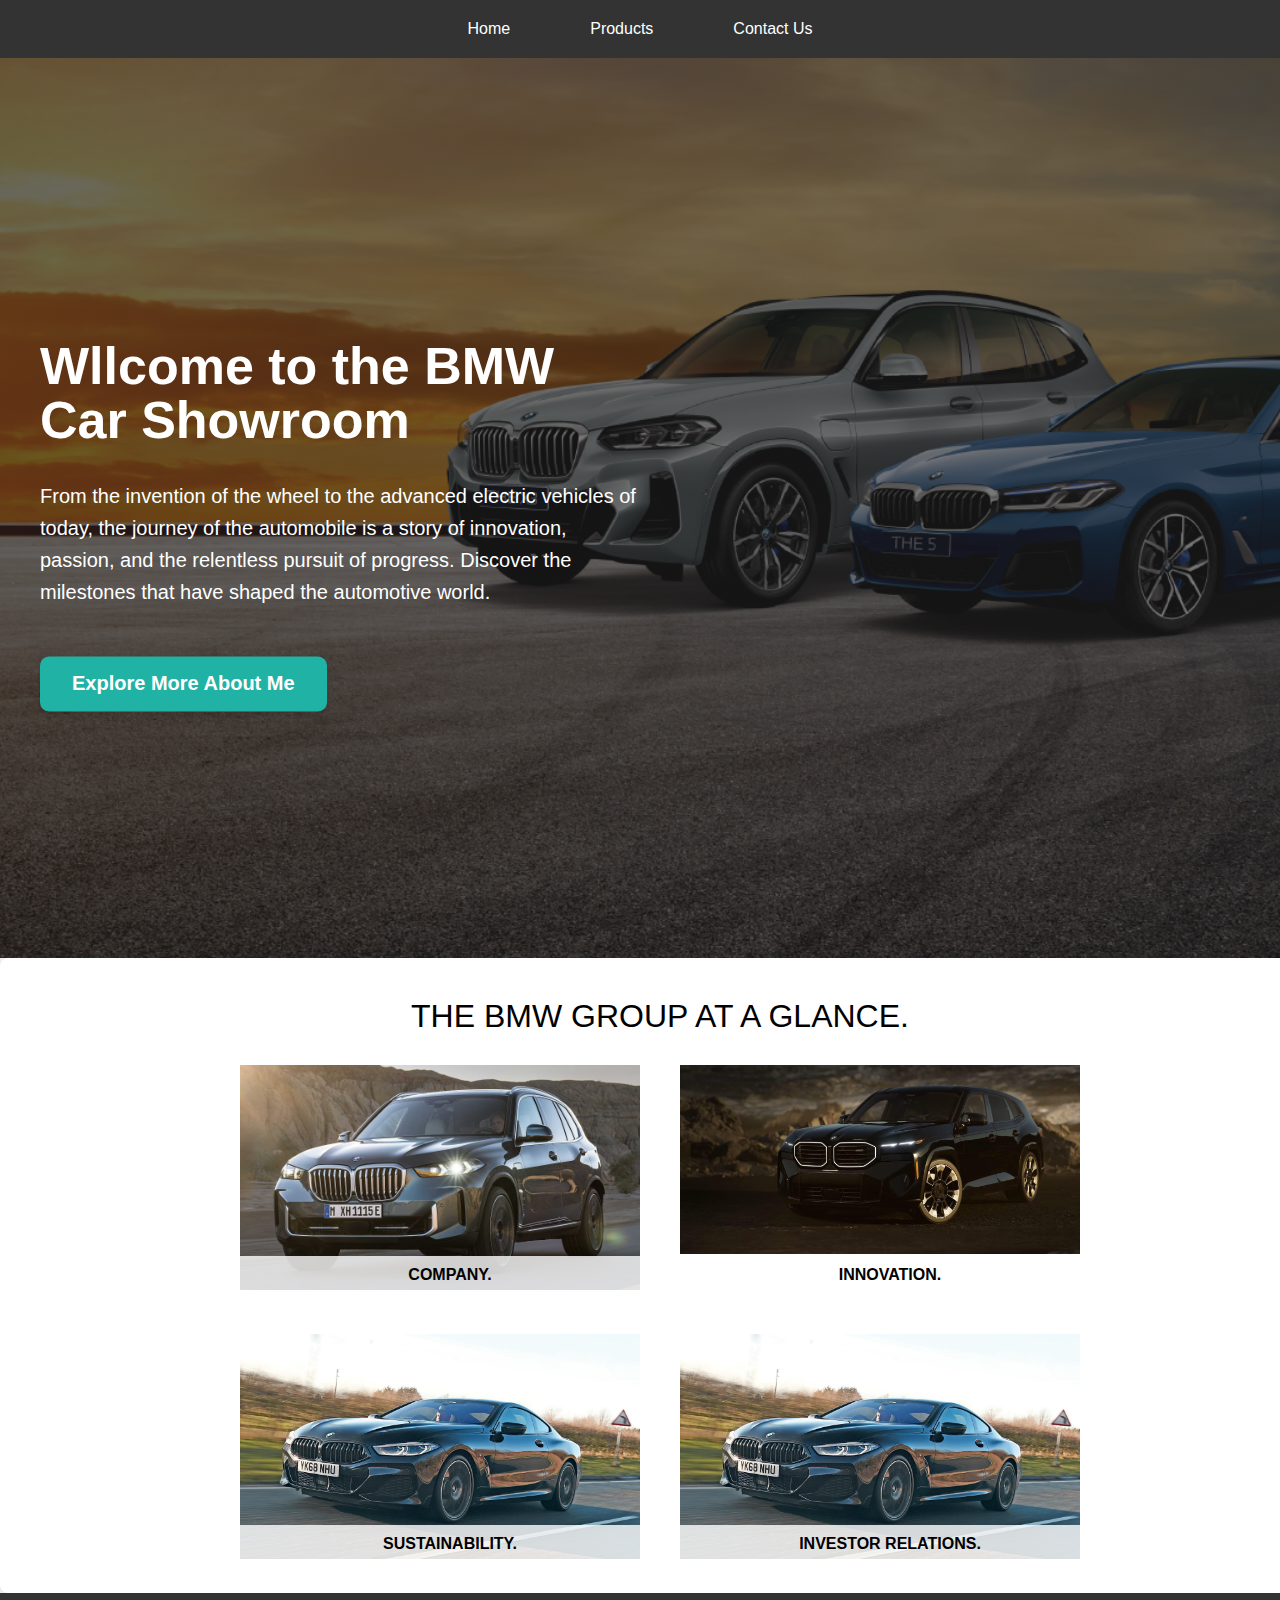
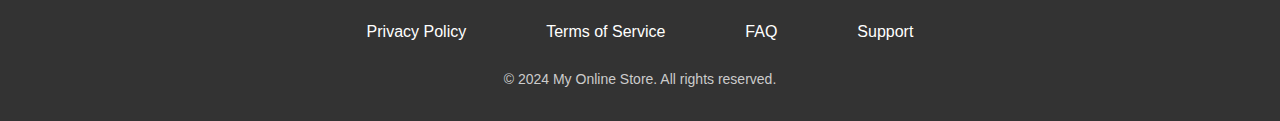
<file: index.html>
<!DOCTYPE html>
<html lang="en">
<head>
    <meta charset="UTF-8">
    <meta name="viewport" content="width=device-width, initial-scale=1.0">
    <title>Midterm</title>
    <link rel="stylesheet" href="css/styles.css">
</head>
<body>
    <!-- A. H. M. Imtiaj -->
    <!-- 2110390 -->

    <!-- Navigation -->
    <section>
    <nav>
        <ul class="navbar">
            <li><a href="#home">Home</a></li>
            <li><a href="/products.html">Products</a></li>
            <li><a href="/contact-us.html">Contact Us</a></li>
        </ul>
    </nav>
</section>

   
    
        <section class="hero">
            <div class="hero-container">
              <div class="hero-container-inner">
                <h1>Wllcome to the BMW Car Showroom</h1>
                <p>
                  From the invention of the wheel to the advanced electric vehicles of today, the journey of the automobile is a
                  story of innovation, passion, and the relentless pursuit of progress. Discover the milestones that have shaped
                  the automotive world.
                </p>
                <a href="https://ahmimtiaj-portfolio.netlify.app/" class="btn">Explore More About Me</a>
              </div>
            </div>
          </section>


          <!-- Galarry Section -->
          <section>
            <div class="container">
                <div class="header">
                    THE BMW GROUP AT A GLANCE.
                </div>
                <div class="content">
                    <div class="box">
                        <img src="img/1-BMW-X5.avif" alt="Company">
                        <span>COMPANY.</span>
                    </div>
                    <div class="box">
                        <img src="img/3-BMW-XM.jpg" alt="Innovation">
                        <span>INNOVATION.</span>
                    </div>
                    <div class="box">
                        <img src="img/5-bmw_8.webp" alt="Sustainability">
                        <span>SUSTAINABILITY.</span>
                    </div>
                    <div class="box">
                        <img src="img/5-bmw_8.webp" alt="Investor Relations">
                        <span>INVESTOR RELATIONS.</span>
                    </div>
                </div>
            </div>

          </section>
    <!-- Footer  -->

    <footer>
        <ul class="footer-navbar">
            <li><a href="#privacy">Privacy Policy</a></li>
            <li><a href="#terms">Terms of Service</a></li>
            <li><a href="#faq">FAQ</a></li>
            <li><a href="#support">Support</a></li>
        </ul>
        <p>&copy; 2024 My Online Store. All rights reserved.</p>
    </footer>
    
</body>
</html>
</file>
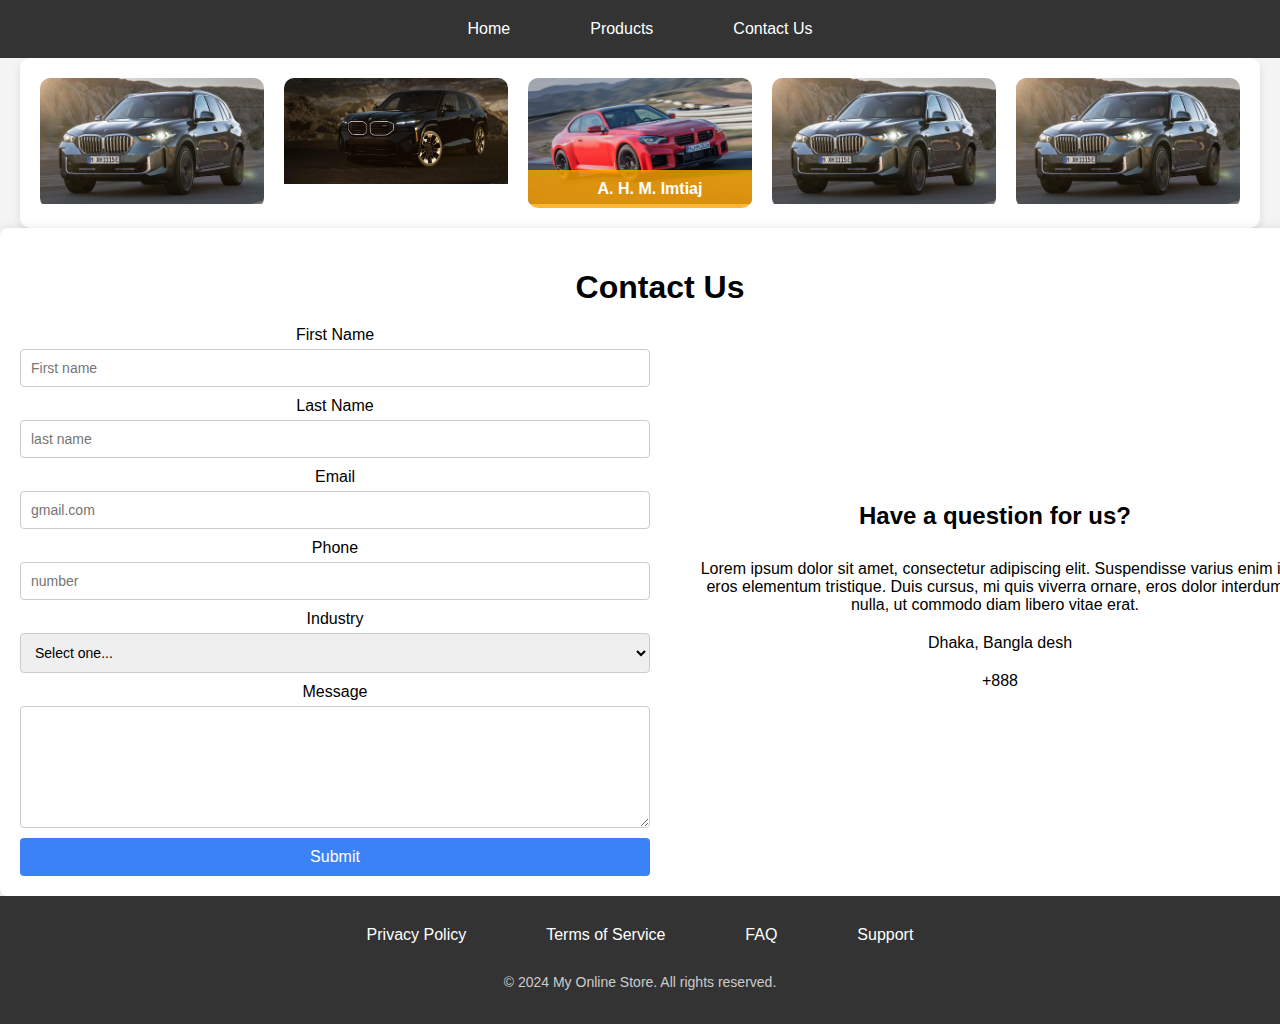
<file: contact-us.html>
<!DOCTYPE html>
<html lang="en">
<head>
    <meta charset="UTF-8">
    <meta name="viewport" content="width=device-width, initial-scale=1.0">
    <title>Contract US</title>
    <link rel="stylesheet" href="css/styles.css">
</head>
<body>
      <!-- A. H. M. Imtiaj -->
    <!-- 2110390 -->

    <section>
        <nav>
            <ul class="navbar">
                <li><a href="/index.html">Home</a></li>
                <li><a href="/products.html">Products</a></li>
                <li><a href="/contact-us.html">Contact Us</a></li>
            </ul>
        </nav>
    </section>
    <section>
        <div class="grid-container">
            <div class="grid-item">
                <img src="/img/1-BMW-X5.avif" alt="Profile 1">
            </div>
            <div class="grid-item">
                <img src="/img/3-BMW-XM.jpg" alt="Profile 2">
            </div>
            <div class="grid-item">
                <img src="img/2-bmw-m2.jpg" alt="Profile 3">
                <div class="profile-name profile-highlight">A. H. M. Imtiaj</div>
            </div>
            <div class="grid-item">
                <img src="img/1-BMW-X5.avif" alt="Profile 4">
            </div>
            <div class="grid-item">
                <img src="img/1-BMW-X5.avif" alt="Profile 5">
            </div>
        </div>
    </body>
    </section>


    <!-- Contarct Us -->
    <section>

        <div class="container">
            <h1>Contact Us</h1>
            <div class="content">
                <form class="contact-form">
                    <div class="form-group">
                        <label for="first-name">First Name</label>
                        <input type="text" id="first-name" placeholder="First name">
                    </div>
                    <div class="form-group">
                        <label for="last-name">Last Name</label>
                        <input type="text" id="last-name" placeholder="last name">
                    </div>
                    <div class="form-group">
                        <label for="email">Email</label>
                        <input type="email" id="email" placeholder="gmail.com">
                    </div>
                    <div class="form-group">
                        <label for="phone">Phone</label>
                        <input type="tel" id="phone" placeholder="number">
                    </div>
                    <div class="form-group">
                        <label for="industry">Industry</label>
                        <select id="industry">
                            <option value="">Select one...</option>
                            <!-- Add options here -->
                        </select>
                    </div>
                    <div class="form-group">
                        <label for="message">Message</label>
                        <textarea id="message" placeholder=""></textarea>
                    </div>
                    <button type="submit" class="submit-btn">Submit</button>
                </form>
                <div class="contact-info">
                    <h2>Have a question for us?</h2>
                    <p>Lorem ipsum dolor sit amet, consectetur adipiscing elit. Suspendisse varius enim in eros elementum tristique. Duis cursus, mi quis viverra ornare, eros dolor interdum nulla, ut commodo diam libero vitae erat.</p>
                    <p><i class="fas fa-map-marker-alt"></i> Dhaka, Bangla desh</p>
                    <p><i class="fas fa-phone"></i> +888</p>
                </div>
            </div>
        </div>
    </section>

    <footer>
        <ul class="footer-navbar">
            <li><a href="#privacy">Privacy Policy</a></li>
            <li><a href="#terms">Terms of Service</a></li>
            <li><a href="#faq">FAQ</a></li>
            <li><a href="#support">Support</a></li>
        </ul>
        <p>&copy; 2024 My Online Store. All rights reserved.</p>
    </footer>
</body>
</html>
</file>
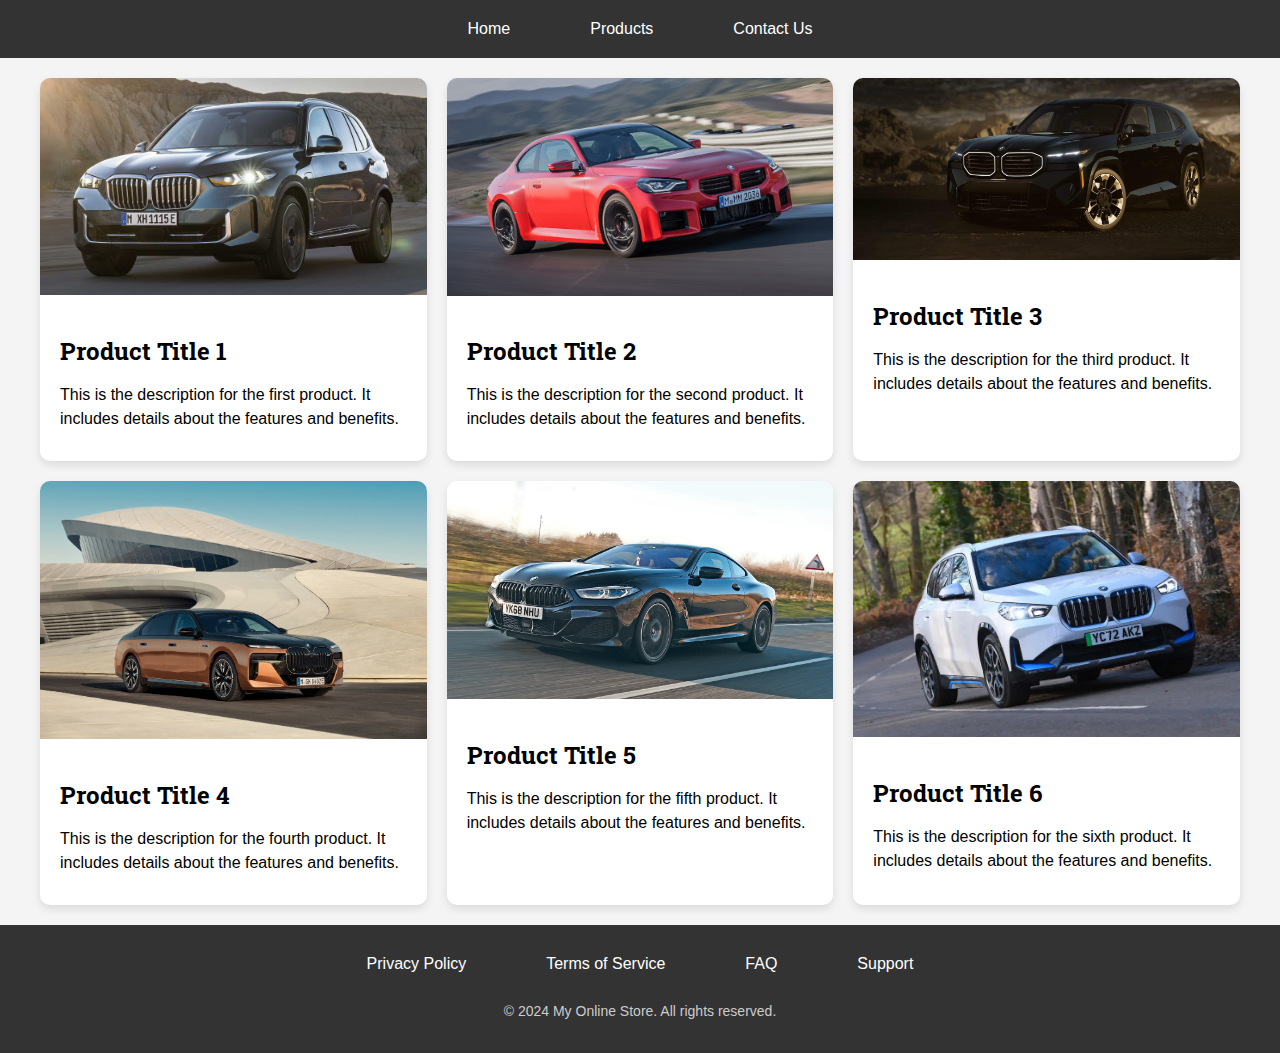
<file: products.html>
<!DOCTYPE html>
<html lang="en">
<head>
    <meta charset="UTF-8">
    <meta name="viewport" content="width=device-width, initial-scale=1.0">
    <title>Product</title>
    <link rel="stylesheet" href="css/styles.css">
</head>
<body>
      <!-- A. H. M. Imtiaj -->
    <!-- 2110390 -->

    <section>
        <nav>
            <ul class="navbar">
                <li><a href="/index.html">Home</a></li>
                <li><a href="/products.html">Products</a></li>
                <li><a href="/contact-us.html">Contact Us</a></li>
            </ul>
        </nav>
    </section>
    <section>
    <div class="product-page">
        <div class="product-grid">
            <div class="product-card">
                <img src="img/1-BMW-X5.avif" alt="Product Image 1" class="product-image">
                <div class="product-content">
                    <h2 class="product-title">Product Title 1</h2>
                    <p class="product-description">This is the description for the first product. It includes details about the features and benefits.</p>
                </div>
            </div>
            <div class="product-card">
                <img src="img/2-bmw-m2.jpg" alt="Product Image 2" class="product-image">
                <div class="product-content">
                    <h2 class="product-title">Product Title 2</h2>
                    <p class="product-description">This is the description for the second product. It includes details about the features and benefits.</p>
                </div>
            </div>
            <div class="product-card">
                <img src="img/3-BMW-XM.jpg" alt="Product Image 3" class="product-image">
                <div class="product-content">
                    <h2 class="product-title">Product Title 3</h2>
                    <p class="product-description">This is the description for the third product. It includes details about the features and benefits.</p>
                </div>
            </div>
            <div class="product-card">
                <img src="img/4-bmw-i7.jpg" alt="Product Image 4" class="product-image">
                <div class="product-content">
                    <h2 class="product-title">Product Title 4</h2>
                    <p class="product-description">This is the description for the fourth product. It includes details about the features and benefits.</p>
                </div>
            </div>
            <div class="product-card">
                <img src="img/5-bmw_8.webp" alt="Product Image 5" class="product-image">
                <div class="product-content">
                    <h2 class="product-title">Product Title 5</h2>
                    <p class="product-description">This is the description for the fifth product. It includes details about the features and benefits.</p>
                </div>
            </div>
            <div class="product-card">
                <img src="img/6-bmw-ix1.webp" alt="Product Image 6" class="product-image">
                <div class="product-content">
                    <h2 class="product-title">Product Title 6</h2>
                    <p class="product-description">This is the description for the sixth product. It includes details about the features and benefits.</p>
                </div>
            </div>
        </div>
    </div>
</section>

<footer>
    <ul class="footer-navbar">
        <li><a href="#privacy">Privacy Policy</a></li>
        <li><a href="#terms">Terms of Service</a></li>
        <li><a href="#faq">FAQ</a></li>
        <li><a href="#support">Support</a></li>
    </ul>
    <p>&copy; 2024 My Online Store. All rights reserved.</p>
</footer>

</body>
</html>
</file>
<file: css/styles.css>
/* General Styles */


/* A. H. M. Imtiaj -->
    2110390  */


@import url('https://fonts.googleapis.com/css2?family=Major+Mono+Display&display=swap');

@import url('https://fonts.googleapis.com/css2?family=Roboto+Slab&display=swap');


body {
    margin: 0;
    font-family: Arial, sans-serif;
    background-color: #f4f4f4;
}

/* Navigation */

nav {
    background-color: #333;
    padding: 10px 0;
}

.navbar {
    list-style: none;
    margin: 0;
    padding: 0;
    display: flex;
    justify-content: center;
}

.navbar li {
    margin: 0 20px;
}

.navbar a {
    text-decoration: none;
    color: white;
    padding: 10px 20px;
    display: block;
    transition: background-color 0.3s, color 0.3s;
}

.navbar a:hover {
    background-color: #575757;
    color: #ffcc00;
    border-radius: 4px;
}



/* Banner  */

.hero {
    height: 100vh;
    position: relative;
  
    background: linear-gradient(
      rgba(34, 34, 34, 0.6),
      rgba(34, 34, 34, 0.6)
    ), url("../img/banner.png");
    background-size: cover;
    color: #ffff;
    
  }
  
  .hero-container {
    width: 1200px;
    position: absolute;
    left: 50%;
    top: 50%;
    transform: translate(-50%, -50%);
  }
  
  .hero-container-inner {
    width: 50%;
  }
  
  .hero-container-inner h1 {
    font-size: 52px;
    margin-bottom: 32px;
    line-height: 1.05;
  }

  
  
  .hero-container-inner p {
    font-size: 20px;
    line-height: 1.6;
    margin-bottom: 48px;
    
  }

  .btn {
    font-size: 20px;
    font-weight: 600;
    background-color: #21b2a6;
    color: #fff;
    text-decoration: none;
    display: inline-block;
    padding: 16px 32px;
    border-radius: 9px;
    box-shadow: 0 4px 6px rgba(0, 0, 0, 0.1); 
    transition: background-color 0.3s ease, box-shadow 0.3s ease, transform 0.3s ease; 
}

.btn:hover {
    background-color: #1a8d88; 
    box-shadow: 0 8px 12px rgba(0, 0, 0, 0.2); 
    transform: translateY(-2px); 
}

  
  .hero-container-inner h2 {
    font-size: 44px;
    margin-bottom: 48px;
  }


.banner-text {
    color: white;
    font-size: 2rem; /* Adjust the font size as needed */
    background: rgba(0, 0, 0, 0.5); /* Semi-transparent background */
    padding: 10px 20px;
    border-radius: 5px;
    
}


/* Galarry */

.container {
    display: flex;
    flex-direction: column;
    align-items: center;
    text-align: center;
    font-family: "Bebas Neue", sans-serif;
}
.header {
    font-size: 2em;
    margin: 20px 0;
}
.content {
    display: flex;
    flex-wrap: wrap;
    justify-content: center;
}
.box {
    flex: 1 1 200px;
    margin: 10px;
    max-width: 400px;
    position: relative;
}
.box img {
    width: 100%;
    height: auto;
}

.box:hover img {
    transform: scale(1.05);
}
.box span {
    display: block;
    font-weight: bold;
    padding: 10px;
    background-color: rgba(255, 255, 255, 0.8);
    position: absolute;
    bottom: 0;
    width: 100%;
    text-align: center;
}

/* Product page */

.product-page {
    display: flex;
    justify-content: center;
    align-items: center;
    padding: 20px;
}

.product-grid {
    display: grid;
    grid-template-columns: repeat(auto-fit, minmax(300px, 1fr));
    grid-gap: 20px;
    width: 100%;
    max-width: 1200px;
}

.product-card {
    background-color: white;
    border-radius: 10px;
    box-shadow: 0 4px 8px rgba(0, 0, 0, 0.1);
    overflow: hidden;
    display: flex;
    flex-direction: column;
    
}

.product-image {
    width: 100%;
    height: auto;
    object-fit: cover;
}

.product-content {
    padding: 20px;
}

.product-title {
    font-size: 1.5em;
    margin-bottom: 10px;
    font-family: "Roboto Slab", serif;
}

.product-description {
    font-size: 1em;
    margin-bottom: 10px;
    line-height: 1.5;
}


/* Contract US */

.grid-container {
    display: grid;
    grid-template-columns: repeat(auto-fit, minmax(150px, 1fr));
    gap: 20px;
    max-width: 1200px;
    width: 100%;
    padding: 20px;
    background-color: #fff;
    border-radius: 10px;
    box-shadow: 0 4px 8px rgba(0, 0, 0, 0.1);
    margin: 0 auto; /* Centers the grid container horizontally */
}
.grid-item {
    position: relative;
    overflow: hidden;
    border-radius: 10px;
}
.grid-item img {
    width: 100%;
    height: auto;
    transition: transform 0.3s ease;
}
.grid-item:hover img {
    transform: scale(1.05);
}
.profile-name {
    position: absolute;
    bottom: 0;
    width: 100%;
    padding: 10px;
    text-align: center;
    background: rgba(0, 0, 0, 0.6);
    color: #fff;
    font-weight: bold;
}
.profile-highlight {
    background: rgba(255, 165, 0, 0.8);
    color: #fff;
}

/* Contrac us */

.container {
    text-align: center;
    background-color: #fff;
    padding: 20px;
    box-shadow: 0 0 10px rgba(0, 0, 0, 0.1);
    border-radius: 8px;
    width: 100%;
    
}

h1 {
    margin-bottom: 20px;
    font-family: "Bebas Neue", sans-serif;
}

.content {
    display: grid;
    grid-template-columns: 1fr 1fr;
    gap: 20px;
}

.contact-form {
    display: grid;
    gap: 10px;
}

.form-group {
    display: flex;
    flex-direction: column;
}

.form-group label {
    margin-bottom: 5px;
}

.form-group input,
.form-group select,
.form-group textarea {
    padding: 10px;
    border: 1px solid #ccc;
    border-radius: 4px;
    font-size: 14px;
}

textarea {
    resize: vertical;
    min-height: 100px;
}

.submit-btn {
    background-color: #3b82f6;
    color: #fff;
    padding: 10px;
    border: none;
    border-radius: 4px;
    cursor: pointer;
    font-size: 16px;
}

.submit-btn:hover {
    background-color: #2563eb;
}

.contact-info {
    padding-left: 20px;
    display: flex;
    flex-direction: column;
    justify-content: center;
}

.contact-info h2 {
    margin-top: 0;
}

.contact-info p {
    margin: 10px 0;
}

.contact-info i {
    margin-right: 10px;
}

/* Footer */

footer {
    background-color: #333;
    padding: 20px 0;
    text-align: center;
    color: white;
}

.footer-navbar {
    list-style: none;
    margin: 0;
    padding: 0;
    display: flex;
    justify-content: center;
}

.footer-navbar li {
    margin: 0 20px;
}

.footer-navbar a {
    text-decoration: none;
    color: white;
    padding: 10px 20px;
    display: block;
    transition: background-color 0.3s, color 0.3s;
}

.footer-navbar a:hover {
    background-color: #575757;
    color: #ffcc00;
    border-radius: 4px;
}

footer p {
    margin-top: 20px;
    font-size: 14px;
    color: #ccc;
}
</file>
